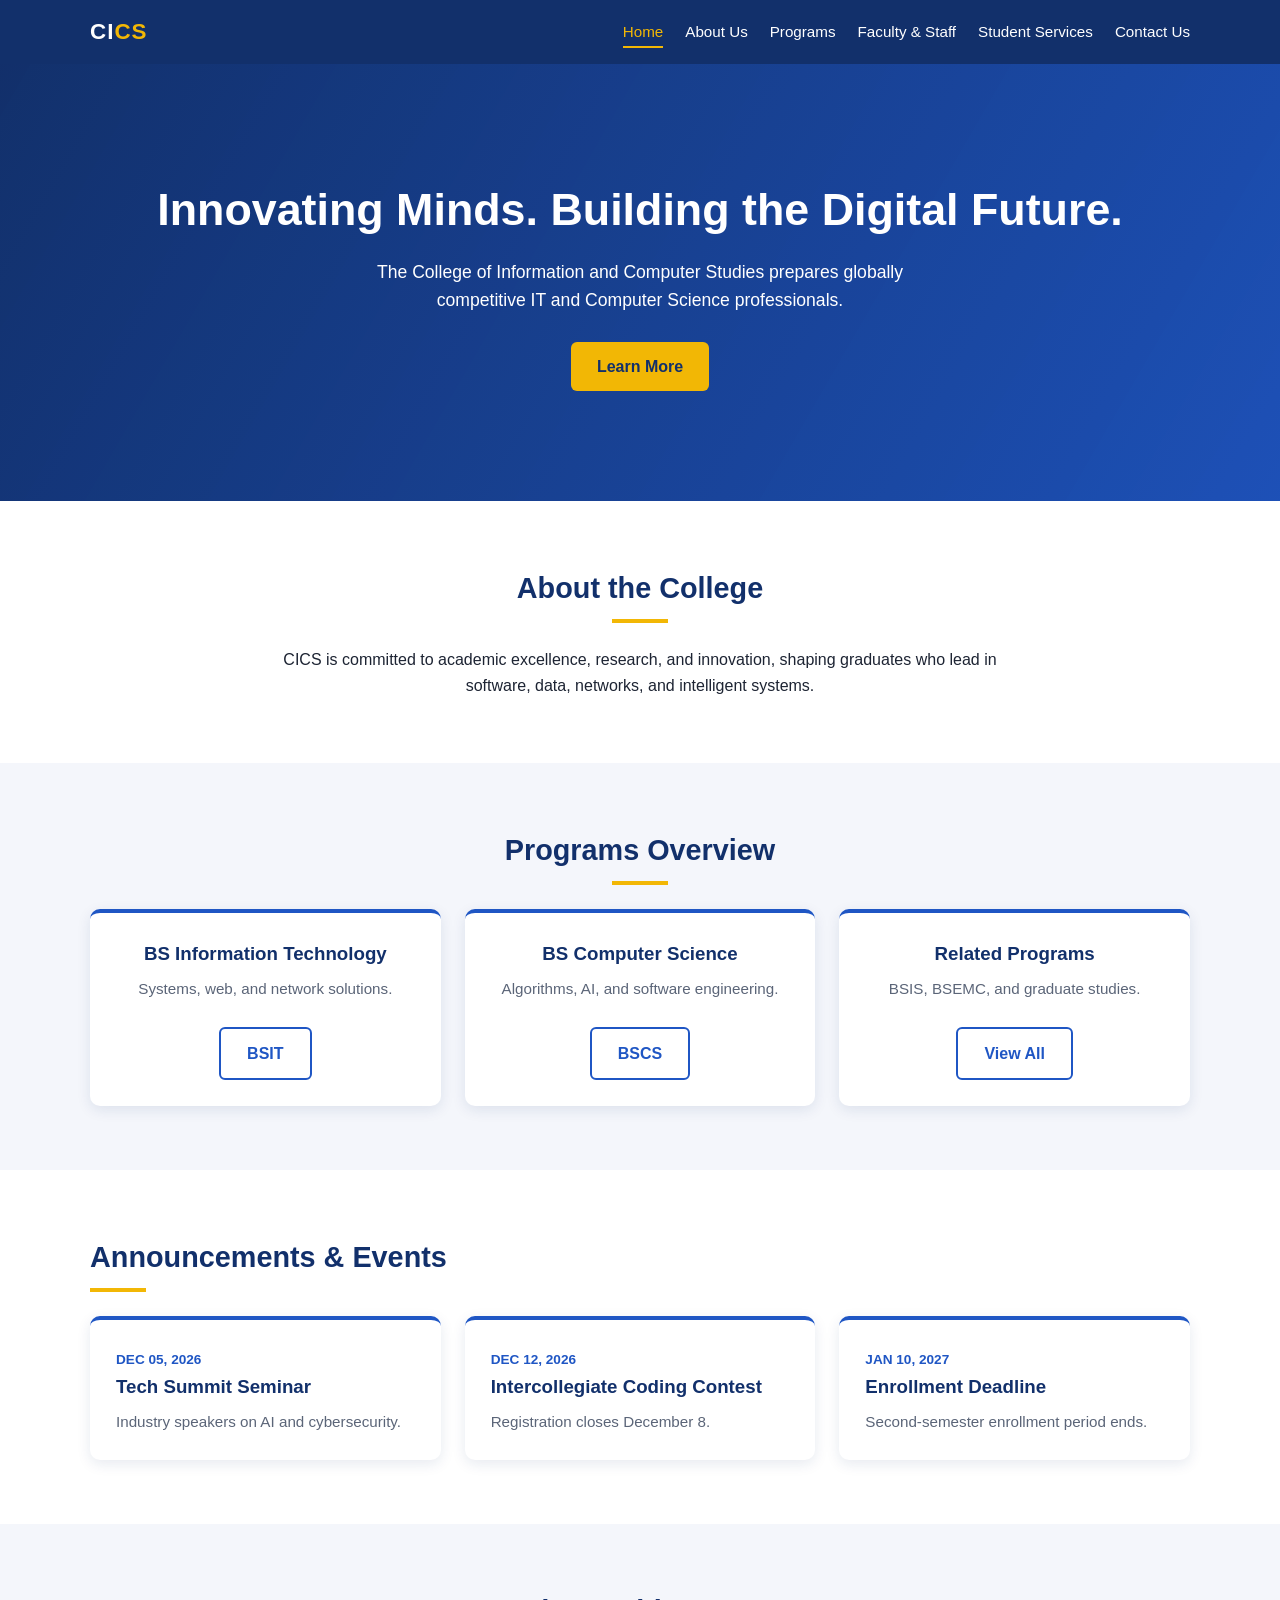
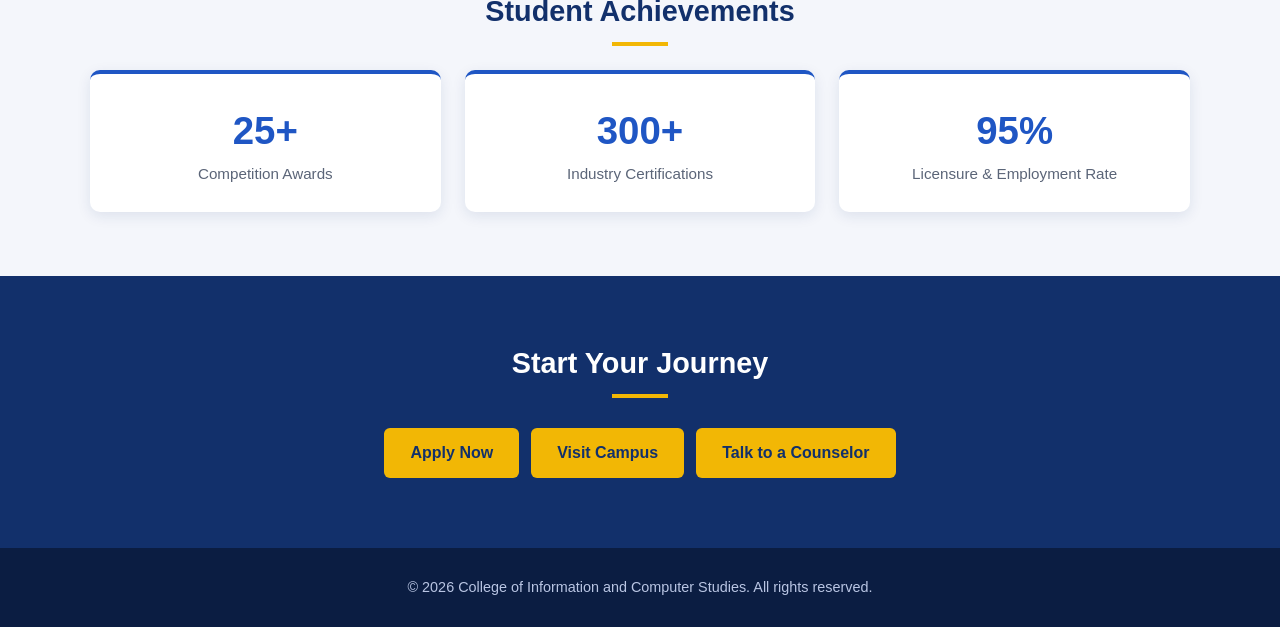
<file: index.html>
<!doctype html>
<html lang="en">
  <head>
    <meta charset="UTF-8" />
    <meta name="viewport" content="width=device-width,initial-scale=1" />
    <title>Home | CICS</title>
    <link rel="stylesheet" href="css/style.css" />
  </head>
  <body>
    <header>
      <div class="container nav">
        <a class="logo" href="index.html">CI<span>CS</span></a>
        <nav>
          <ul>
            <li><a href="index.html" class="active">Home</a></li>
            <li><a href="about.html">About Us</a></li>
            <li><a href="programs.html">Programs</a></li>
            <li><a href="faculty.html">Faculty &amp; Staff</a></li>
            <li><a href="services.html">Student Services</a></li>
            <li><a href="contact.html">Contact Us</a></li>
          </ul>
        </nav>
      </div>
    </header>

    <div class="hero">
      <div class="container">
        <h1>Innovating Minds. Building the Digital Future.</h1>
        <p>
          The College of Information and Computer Studies prepares globally
          competitive IT and Computer Science professionals.
        </p>
        <a class="btn" href="about.html">Learn More</a>
      </div>
    </div>
    <section>
      <div class="container center">
        <h2>About the College</h2>
        <p style="max-width: 760px; margin: auto">
          CICS is committed to academic excellence, research, and innovation,
          shaping graduates who lead in software, data, networks, and
          intelligent systems.
        </p>
      </div>
    </section>
    <section class="alt">
      <div class="container center">
        <h2>Programs Overview</h2>
        <div class="grid g3">
          <div class="card">
            <h3>BS Information Technology</h3>
            <p>Systems, web, and network solutions.</p>
            <br /><a class="btn alt" href="programs.html#bsit">BSIT</a>
          </div>
          <div class="card">
            <h3>BS Computer Science</h3>
            <p>Algorithms, AI, and software engineering.</p>
            <br /><a class="btn alt" href="programs.html#bscs">BSCS</a>
          </div>
          <div class="card">
            <h3>Related Programs</h3>
            <p>BSIS, BSEMC, and graduate studies.</p>
            <br /><a class="btn alt" href="programs.html#more">View All</a>
          </div>
        </div>
      </div>
    </section>
    <section>
      <div class="container">
        <h2>Announcements &amp; Events</h2>
        <div class="grid g3">
          <div class="card">
            <span class="date">DEC 05, 2026</span>
            <h3>Tech Summit Seminar</h3>
            <p>Industry speakers on AI and cybersecurity.</p>
          </div>
          <div class="card">
            <span class="date">DEC 12, 2026</span>
            <h3>Intercollegiate Coding Contest</h3>
            <p>Registration closes December 8.</p>
          </div>
          <div class="card">
            <span class="date">JAN 10, 2027</span>
            <h3>Enrollment Deadline</h3>
            <p>Second-semester enrollment period ends.</p>
          </div>
        </div>
      </div>
    </section>
    <section class="alt">
      <div class="container center">
        <h2>Student Achievements</h2>
        <div class="grid g3">
          <div class="card">
            <div class="stat">25+</div>
            <p>Competition Awards</p>
          </div>
          <div class="card">
            <div class="stat">300+</div>
            <p>Industry Certifications</p>
          </div>
          <div class="card">
            <div class="stat">95%</div>
            <p>Licensure &amp; Employment Rate</p>
          </div>
        </div>
      </div>
    </section>
    <section class="cta">
      <div class="container">
        <h2>Start Your Journey</h2>
        <a class="btn" href="#">Apply Now</a
        ><a class="btn" href="contact.html">Visit Campus</a
        ><a class="btn" href="contact.html">Talk to a Counselor</a>
      </div>
    </section>
    <footer>
      &copy; 2026 College of Information and Computer Studies. All rights
      reserved.
    </footer>
  </body>
</html>
</file>
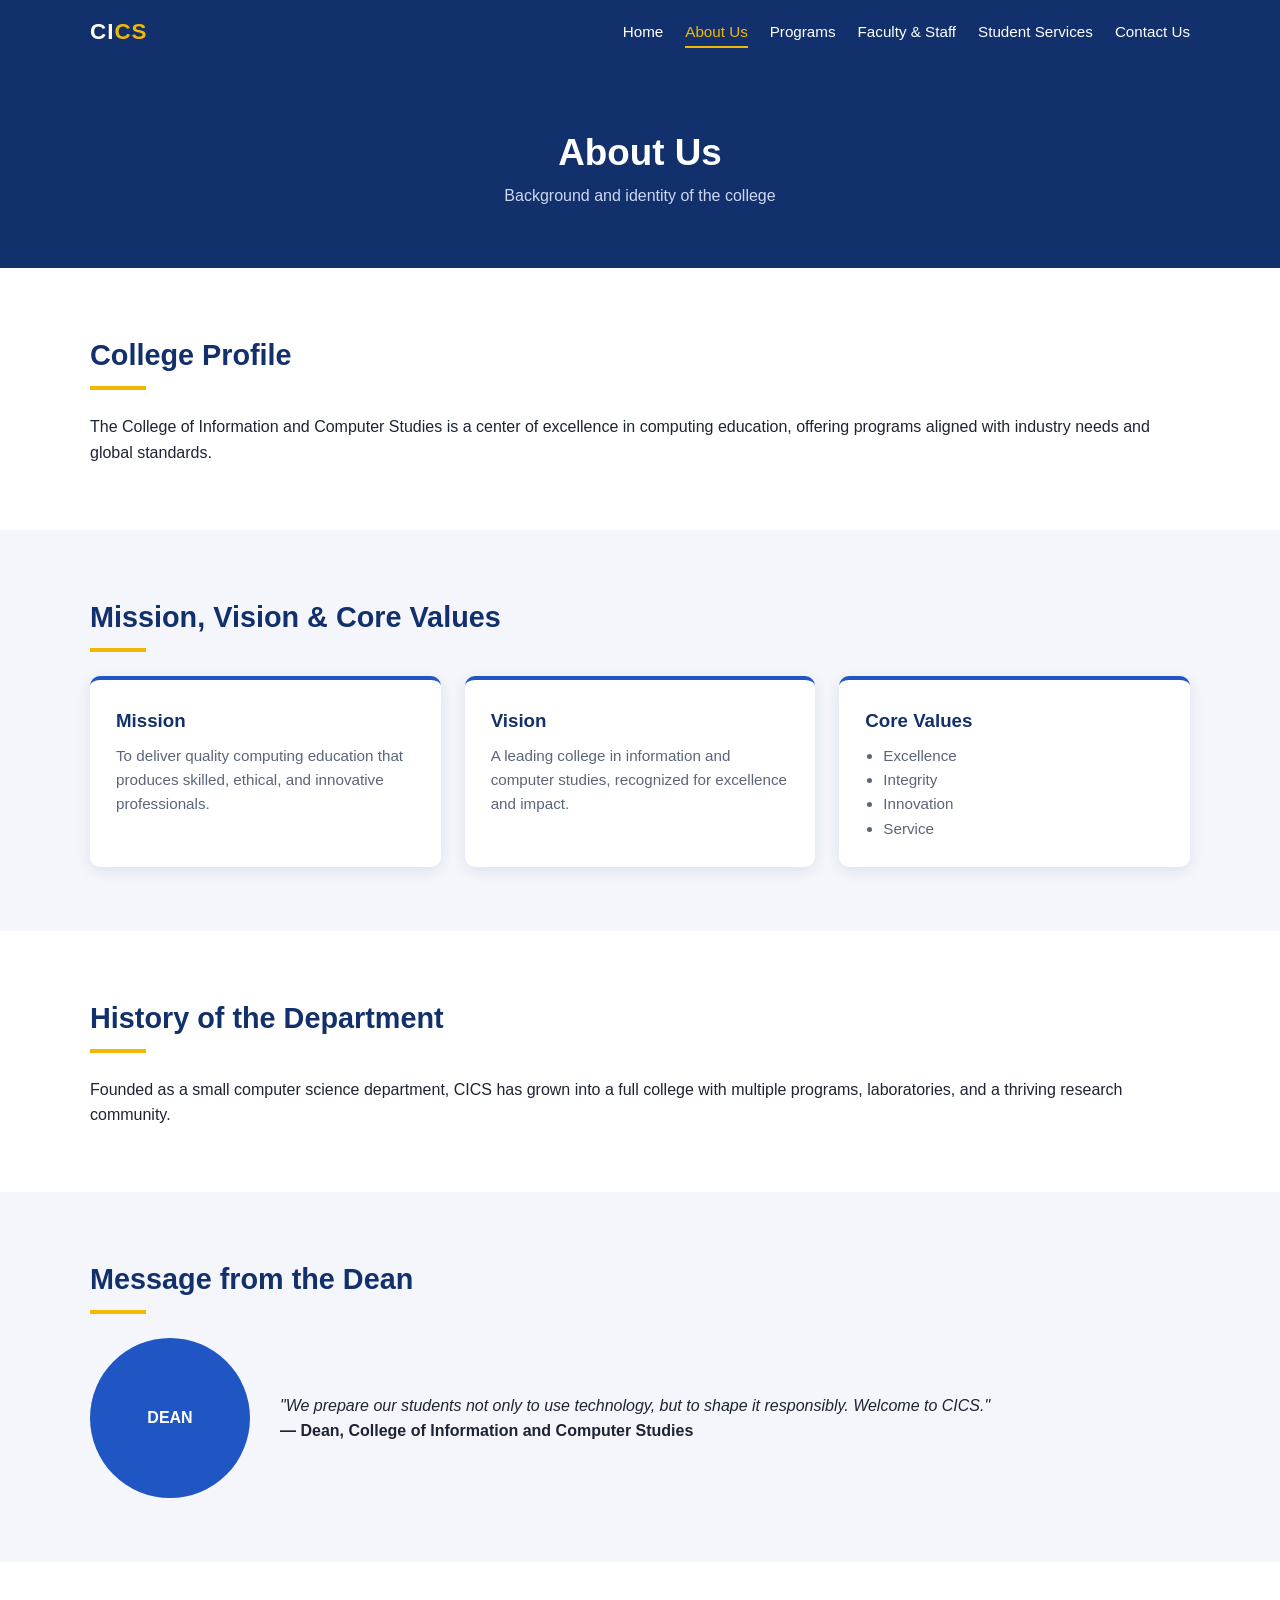
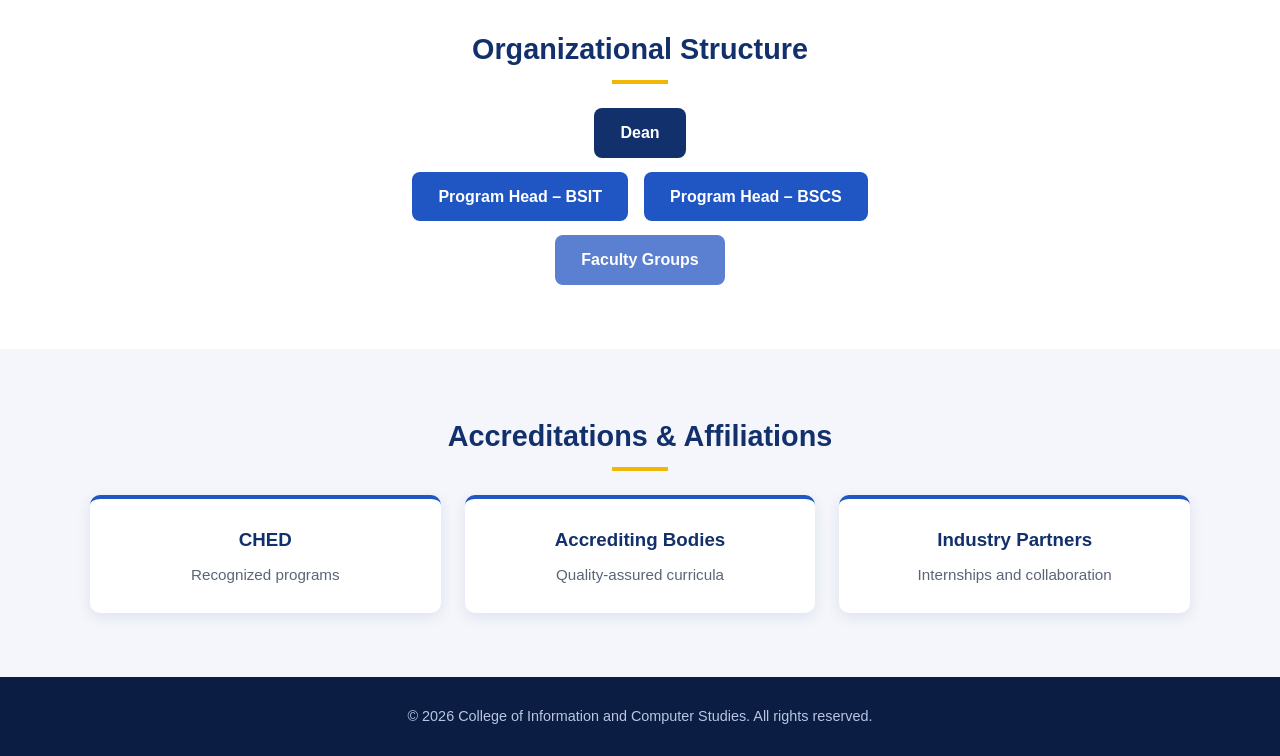
<file: about.html>
<!doctype html>
<html lang="en">
  <head>
    <meta charset="UTF-8" />
    <meta name="viewport" content="width=device-width,initial-scale=1" />
    <title>About Us | CICS</title>
    <link rel="stylesheet" href="css/style.css" />
  </head>
  <body>
    <header>
      <div class="container nav">
        <a class="logo" href="index.html">CI<span>CS</span></a>
        <nav>
          <ul>
            <li><a href="index.html">Home</a></li>
            <li><a href="about.html" class="active">About Us</a></li>
            <li><a href="programs.html">Programs</a></li>
            <li><a href="faculty.html">Faculty &amp; Staff</a></li>
            <li><a href="services.html">Student Services</a></li>
            <li><a href="contact.html">Contact Us</a></li>
          </ul>
        </nav>
      </div>
    </header>
    <div class="page-title">
      <h1>About Us</h1>
      <p>Background and identity of the college</p>
    </div>
    <section>
      <div class="container">
        <h2>College Profile</h2>
        <p>
          The College of Information and Computer Studies is a center of
          excellence in computing education, offering programs aligned with
          industry needs and global standards.
        </p>
      </div>
    </section>
    <section class="alt">
      <div class="container">
        <h2>Mission, Vision &amp; Core Values</h2>
        <div class="grid g3">
          <div class="card">
            <h3>Mission</h3>
            <p>
              To deliver quality computing education that produces skilled,
              ethical, and innovative professionals.
            </p>
          </div>
          <div class="card">
            <h3>Vision</h3>
            <p>
              A leading college in information and computer studies, recognized
              for excellence and impact.
            </p>
          </div>
          <div class="card">
            <h3>Core Values</h3>
            <ul>
              <li>Excellence</li>
              <li>Integrity</li>
              <li>Innovation</li>
              <li>Service</li>
            </ul>
          </div>
        </div>
      </div>
    </section>
    <section>
      <div class="container">
        <h2>History of the Department</h2>
        <p>
          Founded as a small computer science department, CICS has grown into a
          full college with multiple programs, laboratories, and a thriving
          research community.
        </p>
      </div>
    </section>
    <section class="alt">
      <div class="container">
        <h2>Message from the Dean</h2>
        <div class="dean">
          <div class="photo">DEAN</div>
          <p>
            <em
              >"We prepare our students not only to use technology, but to shape
              it responsibly. Welcome to CICS."</em
            ><br /><strong
              >&mdash; Dean, College of Information and Computer Studies</strong
            >
          </p>
        </div>
      </div>
    </section>
    <section>
      <div class="container center">
        <h2>Organizational Structure</h2>
        <div class="org">
          <div class="box">Dean</div>
          <div class="row">
            <div class="box sm">Program Head &ndash; BSIT</div>
            <div class="box sm">Program Head &ndash; BSCS</div>
          </div>
          <div class="row">
            <div class="box sm" style="background: #5b7fd1">Faculty Groups</div>
          </div>
        </div>
      </div>
    </section>
    <section class="alt">
      <div class="container center">
        <h2>Accreditations &amp; Affiliations</h2>
        <div class="grid g3">
          <div class="card">
            <h3>CHED</h3>
            <p>Recognized programs</p>
          </div>
          <div class="card">
            <h3>Accrediting Bodies</h3>
            <p>Quality-assured curricula</p>
          </div>
          <div class="card">
            <h3>Industry Partners</h3>
            <p>Internships and collaboration</p>
          </div>
        </div>
      </div>
    </section>
    <footer>
      &copy; 2026 College of Information and Computer Studies. All rights
      reserved.
    </footer>
  </body>
</html>
</file>
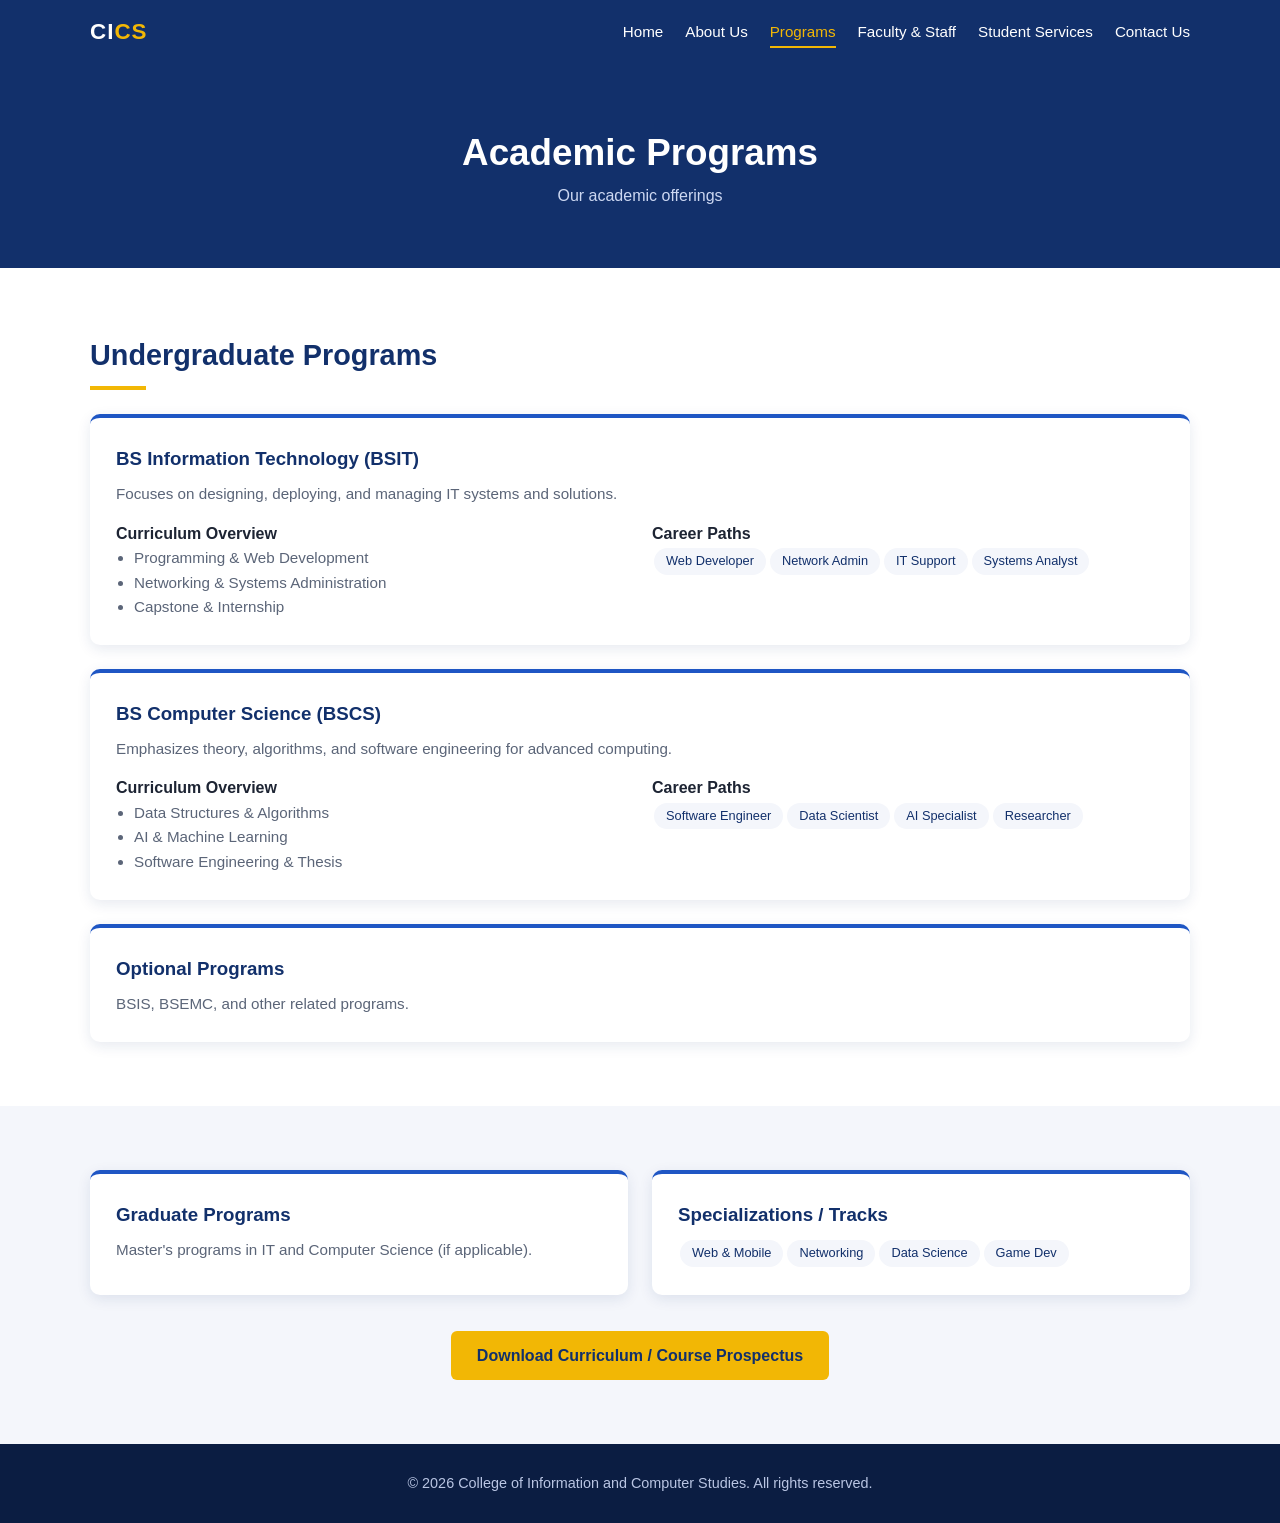
<file: programs.html>
<!doctype html>
<html lang="en">
  <head>
    <meta charset="UTF-8" />
    <meta name="viewport" content="width=device-width,initial-scale=1" />
    <title>Academic Programs | CICS</title>
    <link rel="stylesheet" href="css/style.css" />
  </head>
  <body>
    <header>
      <div class="container nav">
        <a class="logo" href="index.html">CI<span>CS</span></a>
        <nav>
          <ul>
            <li><a href="index.html">Home</a></li>
            <li><a href="about.html">About Us</a></li>
            <li><a href="programs.html" class="active">Programs</a></li>
            <li><a href="faculty.html">Faculty &amp; Staff</a></li>
            <li><a href="services.html">Student Services</a></li>
            <li><a href="contact.html">Contact Us</a></li>
          </ul>
        </nav>
      </div>
    </header>
    <div class="page-title">
      <h1>Academic Programs</h1>
      <p>Our academic offerings</p>
    </div>
    <section>
      <div class="container">
        <h2>Undergraduate Programs</h2>
        <div class="card" id="bsit" style="margin-bottom: 24px">
          <h3>BS Information Technology (BSIT)</h3>
          <p>
            Focuses on designing, deploying, and managing IT systems and
            solutions.
          </p>
          <div class="grid g2" style="margin-top: 14px">
            <div>
              <strong>Curriculum Overview</strong>
              <ul>
                <li>Programming &amp; Web Development</li>
                <li>Networking &amp; Systems Administration</li>
                <li>Capstone &amp; Internship</li>
              </ul>
            </div>
            <div>
              <strong>Career Paths</strong>
              <p>
                <span class="tag">Web Developer</span
                ><span class="tag">Network Admin</span
                ><span class="tag">IT Support</span
                ><span class="tag">Systems Analyst</span>
              </p>
            </div>
          </div>
        </div>
        <div class="card" id="bscs" style="margin-bottom: 24px">
          <h3>BS Computer Science (BSCS)</h3>
          <p>
            Emphasizes theory, algorithms, and software engineering for advanced
            computing.
          </p>
          <div class="grid g2" style="margin-top: 14px">
            <div>
              <strong>Curriculum Overview</strong>
              <ul>
                <li>Data Structures &amp; Algorithms</li>
                <li>AI &amp; Machine Learning</li>
                <li>Software Engineering &amp; Thesis</li>
              </ul>
            </div>
            <div>
              <strong>Career Paths</strong>
              <p>
                <span class="tag">Software Engineer</span
                ><span class="tag">Data Scientist</span
                ><span class="tag">AI Specialist</span
                ><span class="tag">Researcher</span>
              </p>
            </div>
          </div>
        </div>
        <div class="card" id="more">
          <h3>Optional Programs</h3>
          <p>BSIS, BSEMC, and other related programs.</p>
        </div>
      </div>
    </section>
    <section class="alt">
      <div class="container grid g2">
        <div class="card">
          <h3>Graduate Programs</h3>
          <p>Master's programs in IT and Computer Science (if applicable).</p>
        </div>
        <div class="card">
          <h3>Specializations / Tracks</h3>
          <p>
            <span class="tag">Web &amp; Mobile</span
            ><span class="tag">Networking</span
            ><span class="tag">Data Science</span
            ><span class="tag">Game Dev</span>
          </p>
        </div>
      </div>
      <div class="container center" style="margin-top: 36px">
        <a class="btn" href="#">Download Curriculum / Course Prospectus</a>
      </div>
    </section>
    <footer>
      &copy; 2026 College of Information and Computer Studies. All rights
      reserved.
    </footer>
  </body>
</html>
</file>
<file: css/style.css>
:root {
  --navy: #12306b;
  --blue: #1f56c4;
  --gold: #f2b705;
  --light: #f4f6fb;
  --text: #1d2433;
  --muted: #5b6578;
}
* {
  box-sizing: border-box;
  margin: 0;
  padding: 0;
}
body {
  font-family: "Segoe UI", Arial, sans-serif;
  color: var(--text);
  line-height: 1.6;
  background: #fff;
}
a {
  text-decoration: none;
  color: inherit;
}
.container {
  width: min(1100px, 92%);
  margin: auto;
}
header {
  background: var(--navy);
  color: #fff;
  position: sticky;
  top: 0;
  z-index: 10;
}
.nav {
  display: flex;
  justify-content: space-between;
  align-items: center;
  padding: 14px 0;
}
.logo {
  font-weight: 800;
  font-size: 1.4rem;
  letter-spacing: 1px;
}
.logo span {
  color: var(--gold);
}
nav ul {
  list-style: none;
  display: flex;
  gap: 22px;
}
nav a {
  font-size: 0.95rem;
  padding: 6px 0;
  border-bottom: 2px solid transparent;
}
nav a:hover,
nav a.active {
  border-color: var(--gold);
  color: var(--gold);
}
.btn {
  display: inline-block;
  background: var(--gold);
  color: var(--navy);
  font-weight: 700;
  padding: 12px 26px;
  border-radius: 6px;
  transition: 0.2s;
}
.btn:hover {
  transform: translateY(-2px);
  background: #ffd23f;
}
.btn.alt {
  background: transparent;
  border: 2px solid var(--blue);
  color: var(--blue);
}
.hero {
  background:
    linear-gradient(120deg, rgba(18, 48, 107, 0.95), rgba(31, 86, 196, 0.85)),
    #12306b;
  color: #fff;
  padding: 110px 0;
  text-align: center;
}
.hero h1 {
  font-size: 2.8rem;
  margin-bottom: 12px;
}
.hero p {
  max-width: 620px;
  margin: 0 auto 28px;
  font-size: 1.1rem;
}
.page-title {
  background: var(--navy);
  color: #fff;
  padding: 60px 0;
  text-align: center;
}
.page-title h1 {
  font-size: 2.3rem;
}
.page-title p {
  color: #cdd8f2;
}
section {
  padding: 64px 0;
}
section.alt {
  background: var(--light);
}
h2 {
  color: var(--navy);
  font-size: 1.8rem;
  margin-bottom: 8px;
}
h2::after {
  content: "";
  display: block;
  width: 56px;
  height: 4px;
  background: var(--gold);
  margin: 8px 0 24px;
}
.center {
  text-align: center;
}
.center h2::after {
  margin: 8px auto 24px;
}
.grid {
  display: grid;
  gap: 24px;
}
.g2 {
  grid-template-columns: repeat(2, 1fr);
}
.g3 {
  grid-template-columns: repeat(3, 1fr);
}
.card {
  background: #fff;
  border-radius: 10px;
  padding: 26px;
  box-shadow: 0 4px 14px rgba(18, 48, 107, 0.1);
  border-top: 4px solid var(--blue);
}
.card h3 {
  color: var(--navy);
  margin-bottom: 8px;
}
.card p,
.card li {
  color: var(--muted);
  font-size: 0.95rem;
}
.card ul {
  padding-left: 18px;
}
.date {
  color: var(--blue);
  font-weight: 700;
  font-size: 0.85rem;
}
.stat {
  font-size: 2.4rem;
  font-weight: 800;
  color: var(--blue);
}
.cta {
  background: var(--navy);
  color: #fff;
  text-align: center;
}
.cta h2 {
  color: #fff;
}
.cta h2::after {
  margin: 8px auto 24px;
}
.cta .btn {
  margin: 6px;
}
.org {
  display: flex;
  flex-direction: column;
  align-items: center;
  gap: 14px;
}
.org .box {
  background: var(--navy);
  color: #fff;
  padding: 12px 26px;
  border-radius: 8px;
  font-weight: 600;
}
.org .row {
  display: flex;
  gap: 16px;
  flex-wrap: wrap;
  justify-content: center;
}
.org .box.sm {
  background: var(--blue);
}
.dean {
  display: flex;
  gap: 30px;
  align-items: center;
}
.photo {
  flex: 0 0 160px;
  height: 160px;
  border-radius: 50%;
  background: var(--blue);
  color: #fff;
  display: grid;
  place-items: center;
  font-weight: 700;
}
.tag {
  display: inline-block;
  background: var(--light);
  color: var(--navy);
  border-radius: 20px;
  padding: 3px 12px;
  font-size: 0.8rem;
  margin: 2px;
}
footer {
  background: #0b1d42;
  color: #b9c5e3;
  text-align: center;
  padding: 28px 0;
  font-size: 0.9rem;
}
@media (max-width: 800px) {
  .g2,
  .g3 {
    grid-template-columns: 1fr;
  }
  .nav {
    flex-direction: column;
    gap: 10px;
  }
  nav ul {
    flex-wrap: wrap;
    justify-content: center;
  }
  .dean {
    flex-direction: column;
    text-align: center;
  }
  .hero h1 {
    font-size: 2rem;
  }
}
</file>
